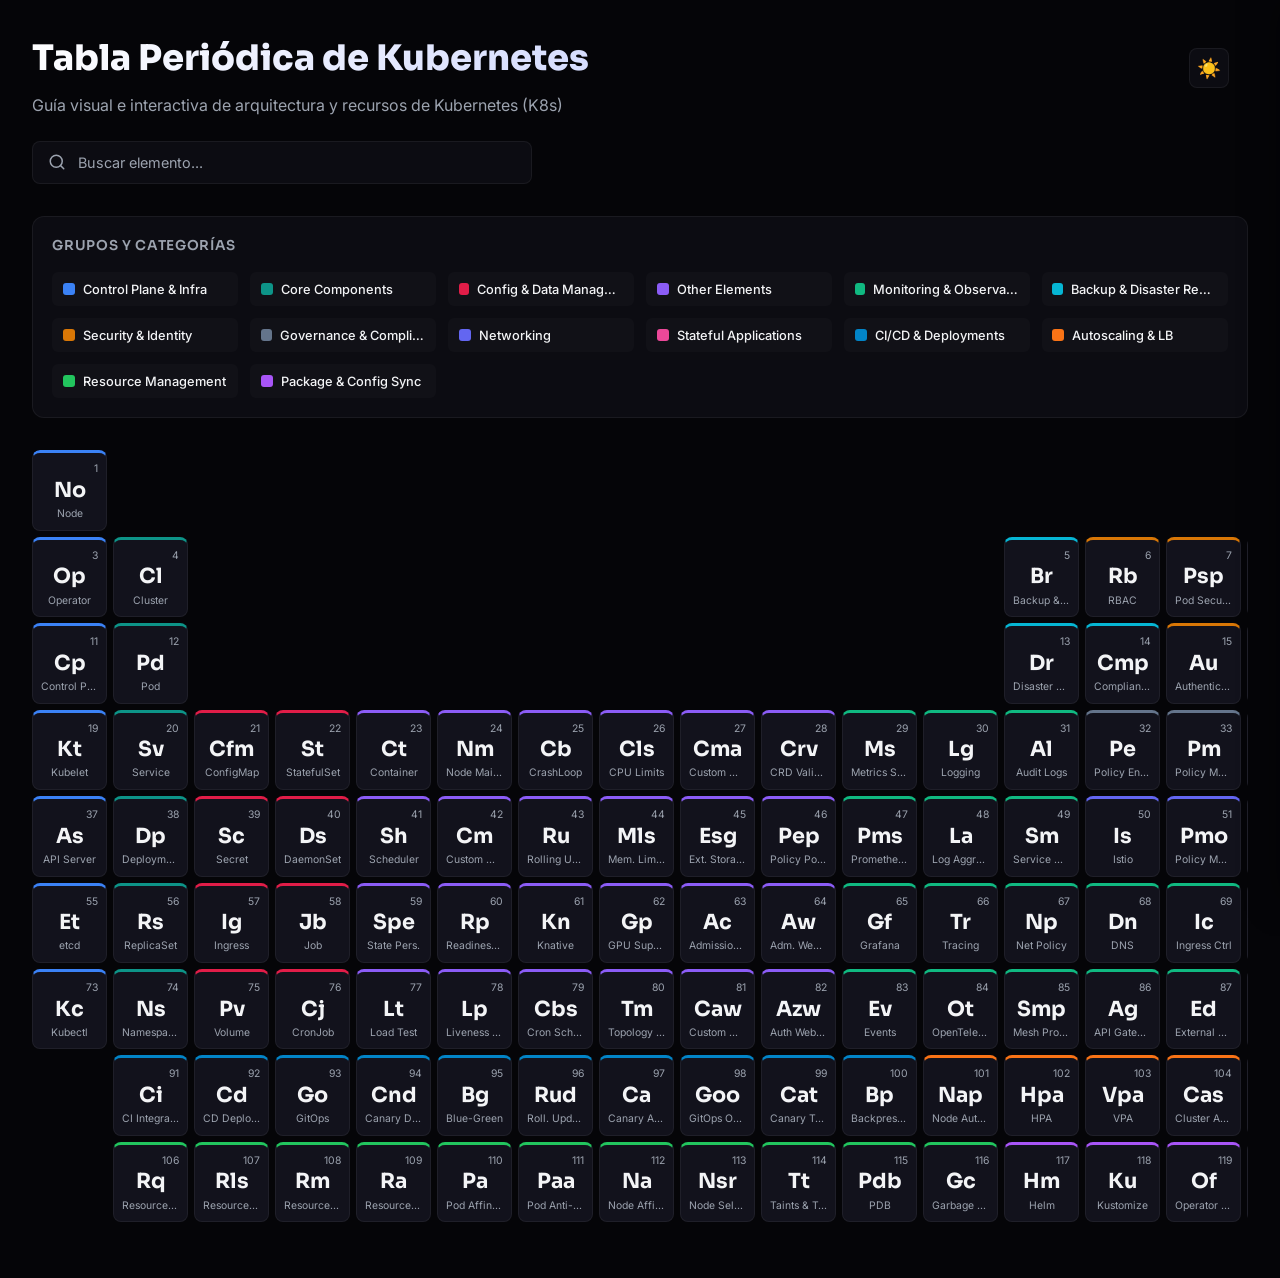
<file: index.html>
<!DOCTYPE html>
<html lang="es">
<head>
  <meta charset="UTF-8">
  <meta name="viewport" content="width=device-width, initial-scale=1.0">
  <title>Kubernetes Periodic Table - Interactive Guide</title>
  <!-- Google Fonts: Inter and Sora -->
  <link rel="preconnect" href="https://fonts.googleapis.com">
  <link rel="preconnect" href="https://fonts.gstatic.com" crossorigin>
  <link href="https://fonts.googleapis.com/css2?family=Inter:wght@300;400;500;600;700&family=Sora:wght@400;600;700;800&family=JetBrains+Mono:wght@400;600&display=swap" rel="stylesheet">
  <link rel="stylesheet" href="style.css">
</head>
<body>
  <div class="app-container">
    <header class="app-header">
      <button id="theme-toggle" class="theme-toggle" aria-label="Cambiar modo">☀️</button>

      <div class="header-main">
        <h1>Tabla Periódica de Kubernetes</h1>
        <p class="subtitle">Guía visual e interactiva de arquitectura y recursos de Kubernetes (K8s)</p>
      </div>

      <div class="search-container">
        <svg class="search-icon" width="18" height="18" viewBox="0 0 24 24" fill="none" stroke="currentColor" stroke-width="2" stroke-linecap="round" stroke-linejoin="round">
          <circle cx="11" cy="11" r="8"></circle>
          <line x1="21" y1="21" x2="16.65" y2="16.65"></line>
        </svg>
        <input type="text" id="search-input" placeholder="Buscar elemento..." autocomplete="off">
      </div>
      
      <!-- Interactive Legend -->
      <div class="legend-container">
        <h3>Grupos y Categorías</h3>
        <div class="legend-grid">
          <div class="legend-item" data-group="control-plane">
            <span class="legend-color control-plane"></span>
            <span class="legend-text">Control Plane & Infra</span>
          </div>
          <div class="legend-item" data-group="core">
            <span class="legend-color core"></span>
            <span class="legend-text">Core Components</span>
          </div>
          <div class="legend-item" data-group="config">
            <span class="legend-color config"></span>
            <span class="legend-text">Config & Data Management</span>
          </div>
          <div class="legend-item" data-group="other">
            <span class="legend-color other"></span>
            <span class="legend-text">Other Elements</span>
          </div>
          <div class="legend-item" data-group="monitoring">
            <span class="legend-color monitoring"></span>
            <span class="legend-text">Monitoring & Observability</span>
          </div>
          <div class="legend-item" data-group="backup-dr">
            <span class="legend-color backup-dr"></span>
            <span class="legend-text">Backup & Disaster Recovery</span>
          </div>
          <div class="legend-item" data-group="security">
            <span class="legend-color security"></span>
            <span class="legend-text">Security & Identity</span>
          </div>
          <div class="legend-item" data-group="governance">
            <span class="legend-color governance"></span>
            <span class="legend-text">Governance & Compliance</span>
          </div>
          <div class="legend-item" data-group="networking">
            <span class="legend-color networking"></span>
            <span class="legend-text">Networking</span>
          </div>
          <div class="legend-item" data-group="stateful">
            <span class="legend-color stateful"></span>
            <span class="legend-text">Stateful Applications</span>
          </div>
          <div class="legend-item" data-group="cicd">
            <span class="legend-color cicd"></span>
            <span class="legend-text">CI/CD & Deployments</span>
          </div>
          <div class="legend-item" data-group="autoscaling">
            <span class="legend-color autoscaling"></span>
            <span class="legend-text">Autoscaling & LB</span>
          </div>
          <div class="legend-item" data-group="resource">
            <span class="legend-color resource"></span>
            <span class="legend-text">Resource Management</span>
          </div>
          <div class="legend-item" data-group="package">
            <span class="legend-color package"></span>
            <span class="legend-text">Package & Config Sync</span>
          </div>
        </div>
        <button id="clear-filter" class="btn-clear hidden">Mostrar Todos</button>
      </div>
    </header>

    <main class="table-wrapper">
      <div id="periodic-table" class="periodic-table">
        <!-- Elements will be injected dynamically here -->
      </div>
    </main>

    <!-- Details Sidebar Drawer -->
    <aside id="details-drawer" class="details-drawer">
      <div class="drawer-header">
        <button id="close-drawer" class="btn-close">&times;</button>
        <div class="drawer-element-header">
          <div id="drawer-element-badge" class="element-badge">H</div>
          <div class="drawer-title-wrapper">
            <h2 id="drawer-element-name">Element Name</h2>
            <div id="drawer-element-number">#1</div>
          </div>
        </div>
      </div>
      <div class="drawer-body">
        <div class="detail-section">
          <h3>Descripción</h3>
          <p id="drawer-element-desc">Description of the element goes here.</p>
        </div>
        
        <div id="section-kubectl" class="detail-section">
          <h3>Comandos Frecuentes</h3>
          <pre><code id="drawer-element-kubectl" class="language-bash">kubectl get pods</code></pre>
        </div>

        <div id="section-yaml" class="detail-section">
          <h3>Manifiesto de Ejemplo (YAML)</h3>
          <div class="code-header">
            <span>YAML</span>
            <button id="btn-copy-yaml" class="btn-copy">Copiar</button>
          </div>
          <pre><code id="drawer-element-yaml" class="language-yaml">apiVersion: v1</code></pre>
        </div>
      </div>
    </aside>
  </div>

  <!-- Load Scripts -->
  <script src="data/elements.js"></script>
  <script src="app.js"></script>
</body>
</html>
</file>
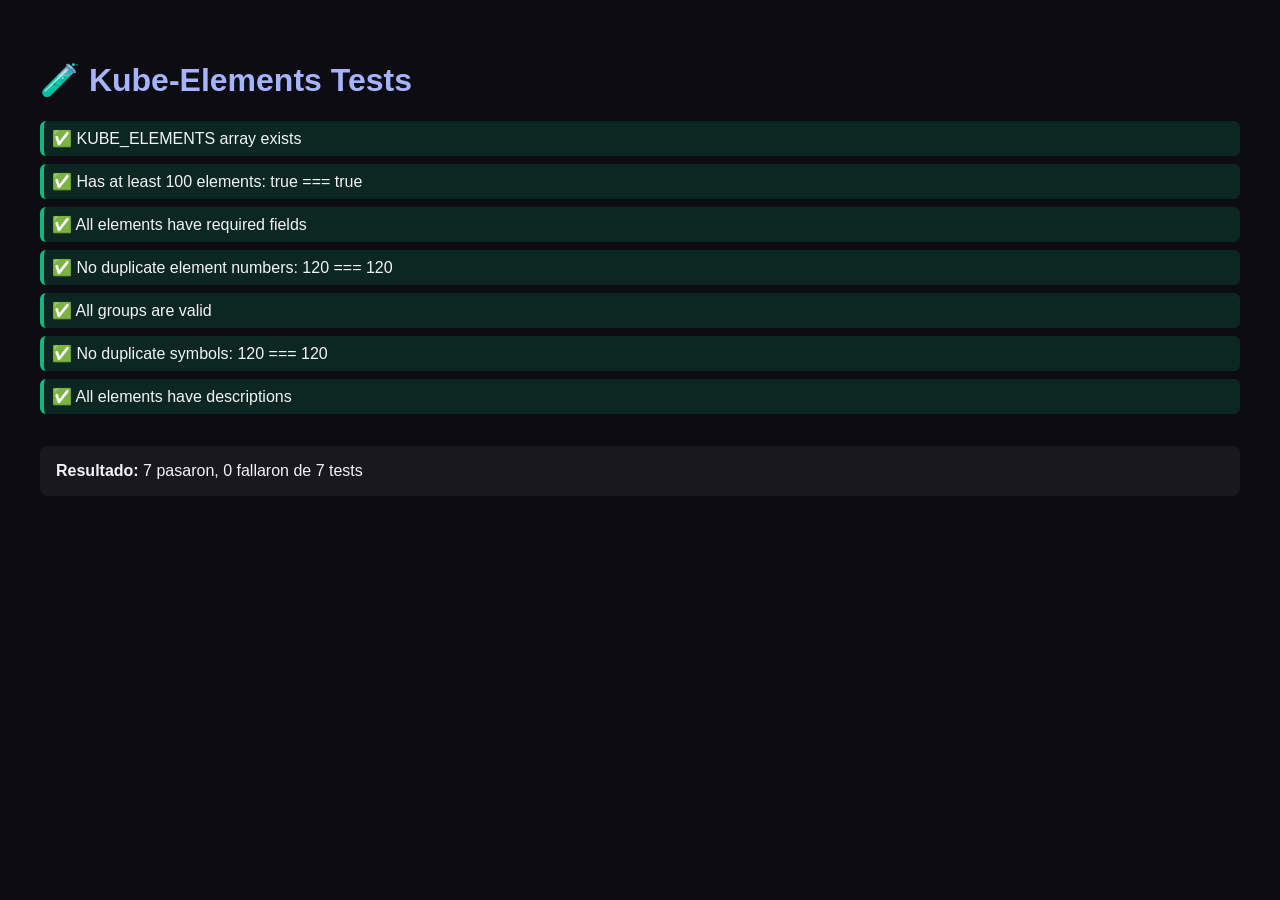
<file: tests/tests.html>
<!DOCTYPE html>
<html lang="es">
<head>
  <meta charset="UTF-8">
  <title>Kube-Elements Tests</title>
  <style>
    body { font-family: sans-serif; padding: 2rem; background: #0c0c12; color: #f3f4f6; }
    h1 { color: #a5b4fc; }
    .test { padding: 0.5rem; margin: 0.5rem 0; border-radius: 6px; }
    .pass { background: rgba(16, 185, 129, 0.15); border-left: 4px solid #10b981; }
    .fail { background: rgba(239, 68, 68, 0.15); border-left: 4px solid #ef4444; }
    .pass::before { content: "✅ "; }
    .fail::before { content: "❌ "; }
    .summary { margin-top: 2rem; padding: 1rem; background: rgba(255,255,255,0.05); border-radius: 8px; }
  </style>
</head>
<body>
  <h1>🧪 Kube-Elements Tests</h1>
  <div id="results"></div>

  <script src="../data/elements.js"></script>
  <script>
    const results = document.getElementById("results");
    let passed = 0;
    let failed = 0;

    function test(name, condition) {
      const div = document.createElement("div");
      div.className = `test ${condition ? "pass" : "fail"}`;
      div.textContent = name;
      results.appendChild(div);
      if (condition) passed++; else failed++;
    }

    function testEq(name, actual, expected) {
      test(`${name}: ${actual} === ${expected}`, actual === expected);
    }

    // === TESTS ===
    
    // 1. Elements array exists
    test("KUBE_ELEMENTS array exists", typeof KUBE_ELEMENTS !== "undefined" && Array.isArray(KUBE_ELEMENTS));
    
    // 2. Has elements
    testEq("Has at least 100 elements", KUBE_ELEMENTS.length >= 100, true);
    
    // 3. All elements have required fields
    const required = ["number", "symbol", "name", "group", "row", "col", "desc"];
    let allValid = true;
    KUBE_ELEMENTS.forEach(el => {
      required.forEach(field => {
        if (el[field] === undefined || el[field] === null) allValid = false;
      });
    });
    test("All elements have required fields", allValid);
    
    // 4. No duplicate numbers
    const numbers = KUBE_ELEMENTS.map(el => el.number);
    testEq("No duplicate element numbers", new Set(numbers).size, numbers.length);
    
    // 5. All groups are valid
    const validGroups = ["control-plane", "core", "config", "other", "monitoring", "backup-dr",
      "security", "governance", "networking", "stateful", "cicd", "autoscaling", "resource", "package"];
    const groups = new Set(KUBE_ELEMENTS.map(el => el.group));
    let allValidGroups = true;
    groups.forEach(g => { if (!validGroups.includes(g)) allValidGroups = false; });
    test("All groups are valid", allValidGroups);
    
    // 6. Unique symbols
    const symbols = KUBE_ELEMENTS.map(el => el.symbol);
    testEq("No duplicate symbols", new Set(symbols).size, symbols.length);
    
    // 7. All elements have desc with content
    let allHaveDesc = KUBE_ELEMENTS.every(el => el.desc && el.desc.length > 10);
    test("All elements have descriptions", allHaveDesc);

    // Summary
    const summary = document.createElement("div");
    summary.className = "summary";
    summary.innerHTML = `<strong>Resultado:</strong> ${passed} pasaron, ${failed} fallaron de ${passed + failed} tests`;
    results.appendChild(summary);
  </script>
</body>
</html>
</file>
<file: style.css>
/* style.css - Premium styling for kube-elements */

:root {
  /* Grayscale / Dark palette */
  --bg-deep: #050508;
  --bg-surface: #0c0c12;
  --bg-card: #12121c;
  --bg-drawer: #0e0e15;
  --text-main: #f3f4f6;
  --text-muted: #9ca3af;
  --border-light: rgba(255, 255, 255, 0.06);
  --border-active: rgba(255, 255, 255, 0.15);
  
  /* Group Colors */
  --color-control-plane: #3b82f6;   /* Blue */
  --color-core: #0d9488;            /* Teal */
  --color-config: #e11d48;          /* Rose/Red */
  --color-other: #8b5cf6;           /* Purple */
  --color-monitoring: #10b981;      /* Emerald */
  --color-backup-dr: #06b6d4;       /* Cyan */
  --color-security: #d97706;        /* Amber */
  --color-governance: #64748b;      /* Slate */
  --color-networking: #6366f1;      /* Indigo */
  --color-stateful: #ec4899;        /* Pink */
  --color-cicd: #0284c7;            /* Sky Blue */
  --color-autoscaling: #f97316;     /* Orange */
  --color-resource: #22c55e;        /* Green */
  --color-package: #a855f7;         /* Violet */

  /* Glow Opacity */
  --glow-opacity: 0.15;
}

/* Reset & Base */
* {
  margin: 0;
  padding: 0;
  box-sizing: border-box;
}

body {
  background-color: var(--bg-deep);
  color: var(--text-main);
  font-family: 'Inter', sans-serif;
  overflow-x: hidden;
  line-height: 1.5;
}

/* Main Container */
.app-container {
  min-height: 100vh;
  padding: 2rem;
  display: flex;
  flex-direction: column;
  gap: 2rem;
}

/* Header */
.app-header {
  position: relative;
  display: flex;
  flex-direction: column;
  gap: 1.5rem;
}

.header-main h1 {
  font-family: 'Sora', sans-serif;
  font-size: 2.2rem;
  font-weight: 800;
  background: linear-gradient(135deg, #fff 0%, #a5b4fc 100%);
  -webkit-background-clip: text;
  -webkit-text-fill-color: transparent;
  margin-bottom: 0.5rem;
}

.header-main .subtitle {
  font-size: 1rem;
  color: var(--text-muted);
}

/* Search Bar */
.search-container {
  position: relative;
  width: 100%;
  max-width: 500px;
  margin-bottom: 0.5rem;
}

.search-container input {
  width: 100%;
  padding: 0.75rem 1rem 0.75rem 2.8rem;
  background: var(--bg-surface);
  border: 1px solid var(--border-light);
  border-radius: 8px;
  color: var(--text-main);
  font-family: 'Inter', sans-serif;
  font-size: 0.9rem;
  outline: none;
  transition: all 0.2s ease;
}

.search-container input:focus {
  border-color: var(--color-networking);
  box-shadow: 0 0 10px rgba(99, 102, 241, 0.15);
}

.search-container input::placeholder {
  color: var(--text-muted);
}

.search-icon {
  position: absolute;
  left: 1rem;
  top: 50%;
  transform: translateY(-50%);
  color: var(--text-muted);
  pointer-events: none;
}

/* Legend Container */
.legend-container {
  background: var(--bg-surface);
  border: 1px solid var(--border-light);
  border-radius: 12px;
  padding: 1.2rem;
  position: relative;
}

.legend-container h3 {
  font-family: 'Sora', sans-serif;
  font-size: 0.85rem;
  font-weight: 600;
  text-transform: uppercase;
  letter-spacing: 0.05em;
  color: var(--text-muted);
  margin-bottom: 1rem;
}

.legend-grid {
  display: grid;
  grid-template-columns: repeat(auto-fill, minmax(180px, 1fr));
  gap: 0.75rem;
}

.legend-item {
  display: flex;
  align-items: center;
  gap: 0.5rem;
  cursor: pointer;
  padding: 0.4rem 0.6rem;
  border-radius: 6px;
  background: rgba(255, 255, 255, 0.02);
  border: 1px solid transparent;
  transition: all 0.2s ease;
}

.legend-item:hover {
  background: rgba(255, 255, 255, 0.05);
  border-color: var(--border-active);
}

.legend-color {
  width: 12px;
  height: 12px;
  border-radius: 3px;
  display: inline-block;
}

.legend-text {
  font-size: 0.8rem;
  font-weight: 500;
  color: var(--text-main);
  white-space: nowrap;
  overflow: hidden;
  text-overflow: ellipsis;
}

/* Button Clear */
.btn-clear {
  position: absolute;
  top: 1rem;
  right: 1.2rem;
  background: rgba(255, 255, 255, 0.06);
  color: var(--text-main);
  border: 1px solid var(--border-light);
  padding: 0.35rem 0.75rem;
  border-radius: 6px;
  font-size: 0.75rem;
  font-weight: 600;
  cursor: pointer;
  transition: all 0.2s ease;
}

.btn-clear:hover {
  background: rgba(255, 255, 255, 0.12);
  border-color: var(--text-muted);
}

.hidden {
  display: none !important;
}

/* Colors Classes */
.control-plane { background-color: var(--color-control-plane); }
.core { background-color: var(--color-core); }
.config { background-color: var(--color-config); }
.other { background-color: var(--color-other); }
.monitoring { background-color: var(--color-monitoring); }
.backup-dr { background-color: var(--color-backup-dr); }
.security { background-color: var(--color-security); }
.governance { background-color: var(--color-governance); }
.networking { background-color: var(--color-networking); }
.stateful { background-color: var(--color-stateful); }
.cicd { background-color: var(--color-cicd); }
.autoscaling { background-color: var(--color-autoscaling); }
.resource { background-color: var(--color-resource); }
.package { background-color: var(--color-package); }

/* Table Wrapper for Horizontal Scroll on small screens */
.table-wrapper {
  overflow-x: auto;
  padding-bottom: 1.5rem;
  border-radius: 8px;
}

.table-wrapper::-webkit-scrollbar {
  height: 8px;
}

.table-wrapper::-webkit-scrollbar-track {
  background: var(--bg-deep);
}

.table-wrapper::-webkit-scrollbar-thumb {
  background: rgba(255, 255, 255, 0.1);
  border-radius: 4px;
}

.table-wrapper::-webkit-scrollbar-thumb:hover {
  background: rgba(255, 255, 255, 0.2);
}

/* Periodic Table Grid */
.periodic-table {
  display: grid;
  grid-template-columns: repeat(18, minmax(75px, 1fr));
  gap: 6px;
  min-width: 1400px; /* Ensures grid remains readable and structured */
  margin: 0 auto;
}

/* Element Cell */
.element-cell {
  aspect-ratio: 1;
  background: var(--bg-card);
  border: 1px solid var(--border-light);
  border-radius: 8px;
  padding: 0.5rem;
  display: flex;
  flex-direction: column;
  justify-content: space-between;
  position: relative;
  cursor: pointer;
  transition: all 0.2s cubic-bezier(0.4, 0, 0.2, 1);
  user-select: none;
}

/* Specific Border Color and Glowing Shadows depending on Group */
.element-cell[data-group="control-plane"] { border-top: 3px solid var(--color-control-plane); }
.element-cell[data-group="core"] { border-top: 3px solid var(--color-core); }
.element-cell[data-group="config"] { border-top: 3px solid var(--color-config); }
.element-cell[data-group="other"] { border-top: 3px solid var(--color-other); }
.element-cell[data-group="monitoring"] { border-top: 3px solid var(--color-monitoring); }
.element-cell[data-group="backup-dr"] { border-top: 3px solid var(--color-backup-dr); }
.element-cell[data-group="security"] { border-top: 3px solid var(--color-security); }
.element-cell[data-group="governance"] { border-top: 3px solid var(--color-governance); }
.element-cell[data-group="networking"] { border-top: 3px solid var(--color-networking); }
.element-cell[data-group="stateful"] { border-top: 3px solid var(--color-stateful); }
.element-cell[data-group="cicd"] { border-top: 3px solid var(--color-cicd); }
.element-cell[data-group="autoscaling"] { border-top: 3px solid var(--color-autoscaling); }
.element-cell[data-group="resource"] { border-top: 3px solid var(--color-resource); }
.element-cell[data-group="package"] { border-top: 3px solid var(--color-package); }

/* Glow effects on hover */
.element-cell:hover {
  transform: translateY(-4px) scale(1.02);
  z-index: 10;
  background: var(--bg-surface);
}

.element-cell[data-group="control-plane"]:hover { box-shadow: 0 0 15px rgba(59, 130, 246, var(--glow-opacity)); border-color: var(--color-control-plane); }
.element-cell[data-group="core"]:hover { box-shadow: 0 0 15px rgba(13, 148, 136, var(--glow-opacity)); border-color: var(--color-core); }
.element-cell[data-group="config"]:hover { box-shadow: 0 0 15px rgba(225, 29, 72, var(--glow-opacity)); border-color: var(--color-config); }
.element-cell[data-group="other"]:hover { box-shadow: 0 0 15px rgba(139, 92, 246, var(--glow-opacity)); border-color: var(--color-other); }
.element-cell[data-group="monitoring"]:hover { box-shadow: 0 0 15px rgba(16, 185, 129, var(--glow-opacity)); border-color: var(--color-monitoring); }
.element-cell[data-group="backup-dr"]:hover { box-shadow: 0 0 15px rgba(6, 182, 212, var(--glow-opacity)); border-color: var(--color-backup-dr); }
.element-cell[data-group="security"]:hover { box-shadow: 0 0 15px rgba(217, 119, 6, var(--glow-opacity)); border-color: var(--color-security); }
.element-cell[data-group="governance"]:hover { box-shadow: 0 0 15px rgba(100, 116, 139, var(--glow-opacity)); border-color: var(--color-governance); }
.element-cell[data-group="networking"]:hover { box-shadow: 0 0 15px rgba(99, 102, 241, var(--glow-opacity)); border-color: var(--color-networking); }
.element-cell[data-group="stateful"]:hover { box-shadow: 0 0 15px rgba(236, 72, 153, var(--glow-opacity)); border-color: var(--color-stateful); }
.element-cell[data-group="cicd"]:hover { box-shadow: 0 0 15px rgba(2, 132, 199, var(--glow-opacity)); border-color: var(--color-cicd); }
.element-cell[data-group="autoscaling"]:hover { box-shadow: 0 0 15px rgba(249, 115, 22, var(--glow-opacity)); border-color: var(--color-autoscaling); }
.element-cell[data-group="resource"]:hover { box-shadow: 0 0 15px rgba(34, 197, 94, var(--glow-opacity)); border-color: var(--color-resource); }
.element-cell[data-group="package"]:hover { box-shadow: 0 0 15px rgba(168, 85, 247, var(--glow-opacity)); border-color: var(--color-package); }

/* Cell Internals */
.element-cell .cell-number {
  font-size: 0.65rem;
  color: var(--text-muted);
  align-self: flex-end;
}

.element-cell .cell-symbol {
  font-family: 'Sora', sans-serif;
  font-size: 1.3rem;
  font-weight: 700;
  color: var(--text-main);
  text-align: center;
  margin-top: -2px;
}

.element-cell .cell-name {
  font-size: 0.65rem;
  color: var(--text-muted);
  text-align: center;
  white-space: nowrap;
  overflow: hidden;
  text-overflow: ellipsis;
}

/* Dimming during filtering */
.periodic-table.filtered .element-cell:not(.highlighted) {
  opacity: 0.15;
  filter: grayscale(80%);
  pointer-events: none; /* Avoid clicking dimmed elements */
}

/* Side Drawer Panel */
.details-drawer {
  position: fixed;
  top: 0;
  right: -460px; /* Initially hidden */
  width: 450px;
  height: 100vh;
  background-color: var(--bg-drawer);
  border-left: 1px solid var(--border-light);
  box-shadow: -10px 0 30px rgba(0, 0, 0, 0.5);
  z-index: 1000;
  display: flex;
  flex-direction: column;
  transition: right 0.3s cubic-bezier(0.4, 0, 0.2, 1);
}

.details-drawer.open {
  right: 0;
}

/* Header inside Drawer */
.drawer-header {
  padding: 1.5rem;
  border-bottom: 1px solid var(--border-light);
  position: relative;
}

.btn-close {
  position: absolute;
  top: 1rem;
  right: 1.2rem;
  background: none;
  border: none;
  color: var(--text-muted);
  font-size: 1.8rem;
  cursor: pointer;
  transition: color 0.2s;
}

.btn-close:hover {
  color: var(--text-main);
}

.drawer-element-header {
  display: flex;
  align-items: center;
  gap: 1rem;
  margin-top: 0.5rem;
}

.element-badge {
  width: 55px;
  height: 55px;
  border-radius: 8px;
  display: flex;
  align-items: center;
  justify-content: center;
  font-family: 'Sora', sans-serif;
  font-size: 1.6rem;
  font-weight: 800;
  color: #fff;
  background: var(--bg-card);
  border: 2px solid var(--border-light);
}

.drawer-title-wrapper {
  display: flex;
  flex-direction: column;
}

#drawer-element-name {
  font-family: 'Sora', sans-serif;
  font-size: 1.3rem;
  font-weight: 700;
  color: var(--text-main);
}

#drawer-element-number {
  font-size: 0.75rem;
  color: var(--text-muted);
  font-weight: 600;
}

/* Drawer Body */
.drawer-body {
  padding: 1.5rem;
  overflow-y: auto;
  flex: 1;
  display: flex;
  flex-direction: column;
  gap: 1.5rem;
}

.drawer-body::-webkit-scrollbar {
  width: 6px;
}

.drawer-body::-webkit-scrollbar-thumb {
  background: rgba(255, 255, 255, 0.08);
  border-radius: 3px;
}

.detail-section h3 {
  font-family: 'Sora', sans-serif;
  font-size: 0.8rem;
  font-weight: 700;
  text-transform: uppercase;
  letter-spacing: 0.05em;
  color: var(--text-muted);
  margin-bottom: 0.6rem;
}

#drawer-element-desc {
  font-size: 0.9rem;
  color: #d1d5db;
  line-height: 1.6;
}

/* Code Snippets and Styling */
pre {
  background-color: var(--bg-surface);
  border: 1px solid var(--border-light);
  border-radius: 8px;
  padding: 1rem;
  overflow-x: auto;
}

code {
  font-family: 'JetBrains Mono', monospace;
  font-size: 0.8rem;
  color: #a5b4fc;
}

.code-header {
  display: flex;
  justify-content: space-between;
  align-items: center;
  margin-bottom: 0.4rem;
}

.code-header span {
  font-size: 0.75rem;
  font-weight: 600;
  color: var(--text-muted);
}

.btn-copy {
  background: rgba(255, 255, 255, 0.05);
  color: var(--text-main);
  border: 1px solid var(--border-light);
  padding: 0.2rem 0.5rem;
  border-radius: 4px;
  font-size: 0.7rem;
  cursor: pointer;
  transition: all 0.2s;
}

.btn-copy:hover {
  background: rgba(255, 255, 255, 0.1);
  border-color: var(--text-muted);
}

/* Animation on Copying */
.btn-copy.copied {
  background: var(--color-core);
  border-color: var(--color-core);
  color: #fff;
}

/* Light Theme */
[data-theme="light"] {
  --bg-deep: #f8f9fc;
  --bg-surface: #ffffff;
  --bg-card: #f0f2f8;
  --bg-drawer: #ffffff;
  --text-main: #1a1a2e;
  --text-muted: #6b7280;
  --border-light: rgba(0, 0, 0, 0.08);
  --border-active: rgba(0, 0, 0, 0.15);
}

/* Theme Toggle */
.theme-toggle {
  background: var(--bg-surface);
  border: 1px solid var(--border-light);
  border-radius: 8px;
  width: 40px;
  height: 40px;
  display: flex;
  align-items: center;
  justify-content: center;
  cursor: pointer;
  font-size: 1.2rem;
  transition: all 0.2s ease;
  position: absolute;
  top: 1rem;
  right: 1.2rem;
}

.theme-toggle:hover {
  background: var(--bg-card);
  border-color: var(--border-active);
}

/* Media Queries for Responsive adjustments */
@media (max-width: 768px) {
  .details-drawer {
    width: 100%;
    right: -100%;
  }
}
</file>
